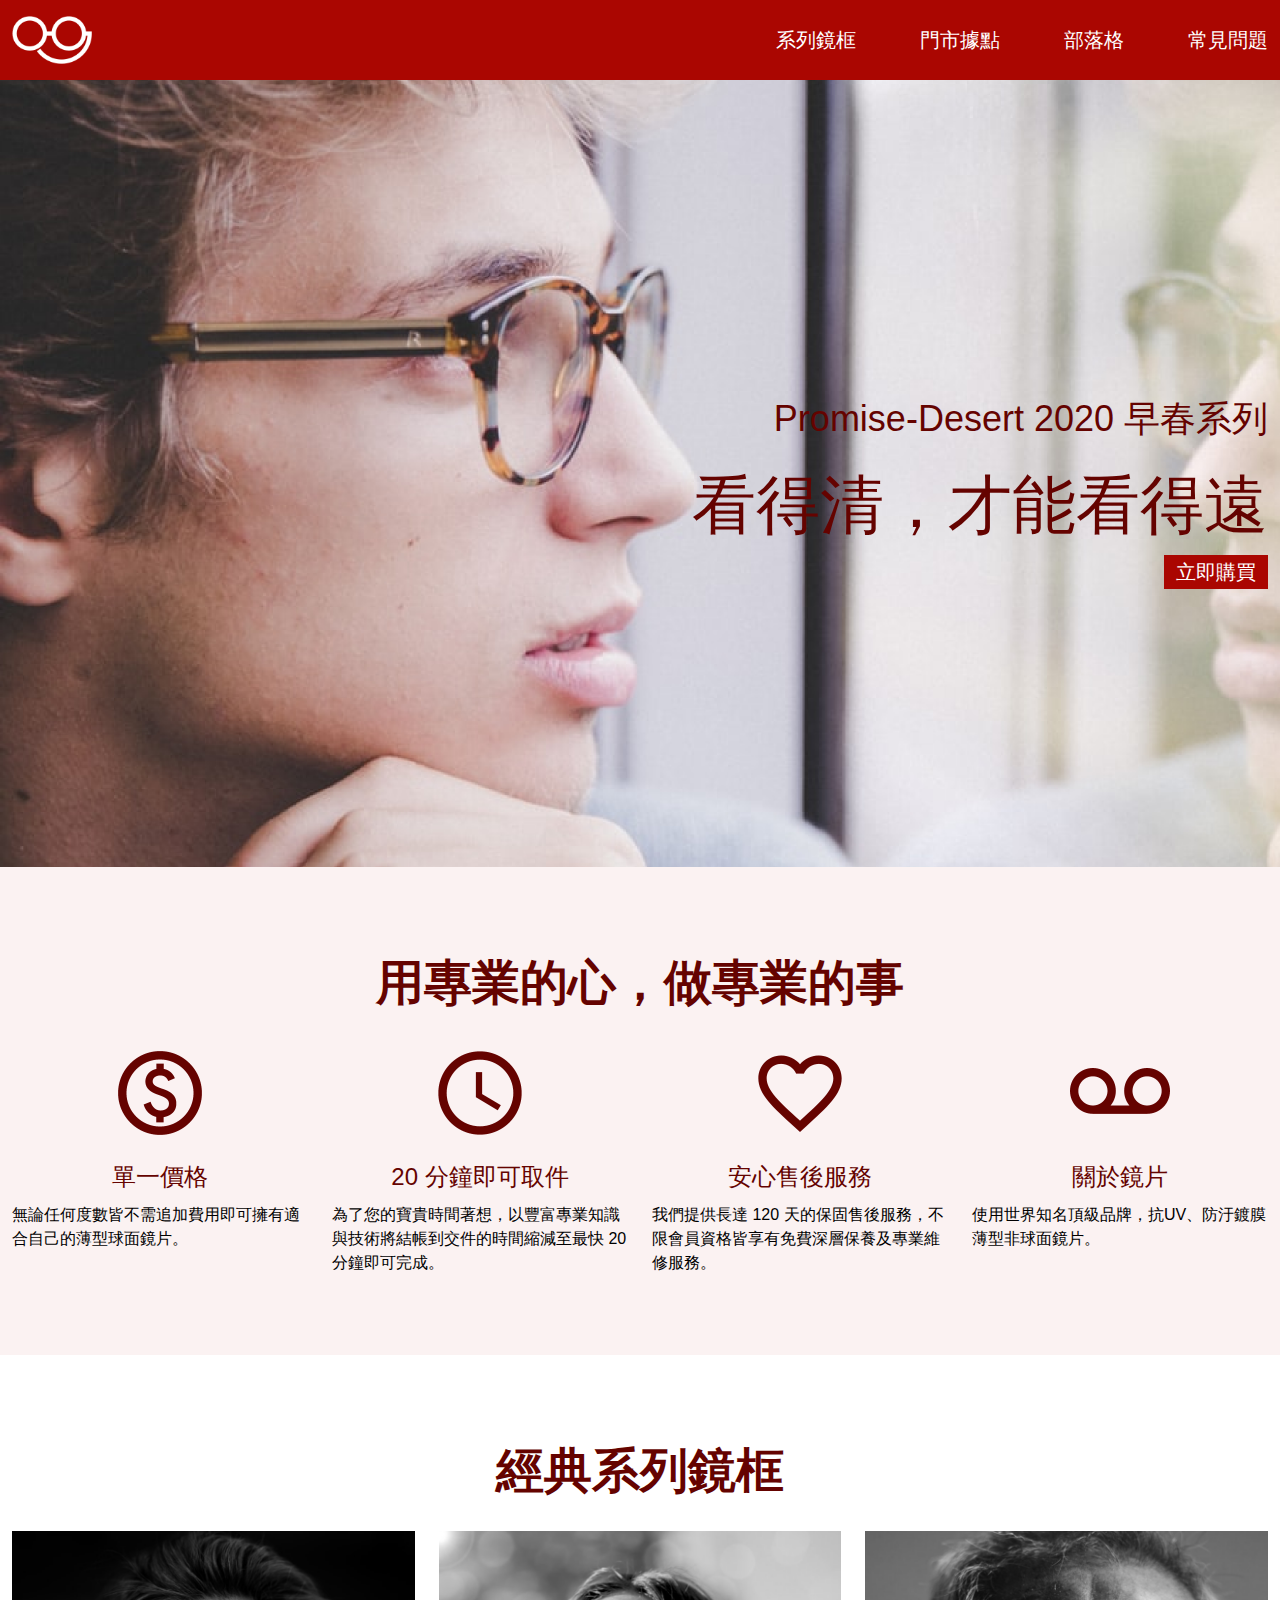
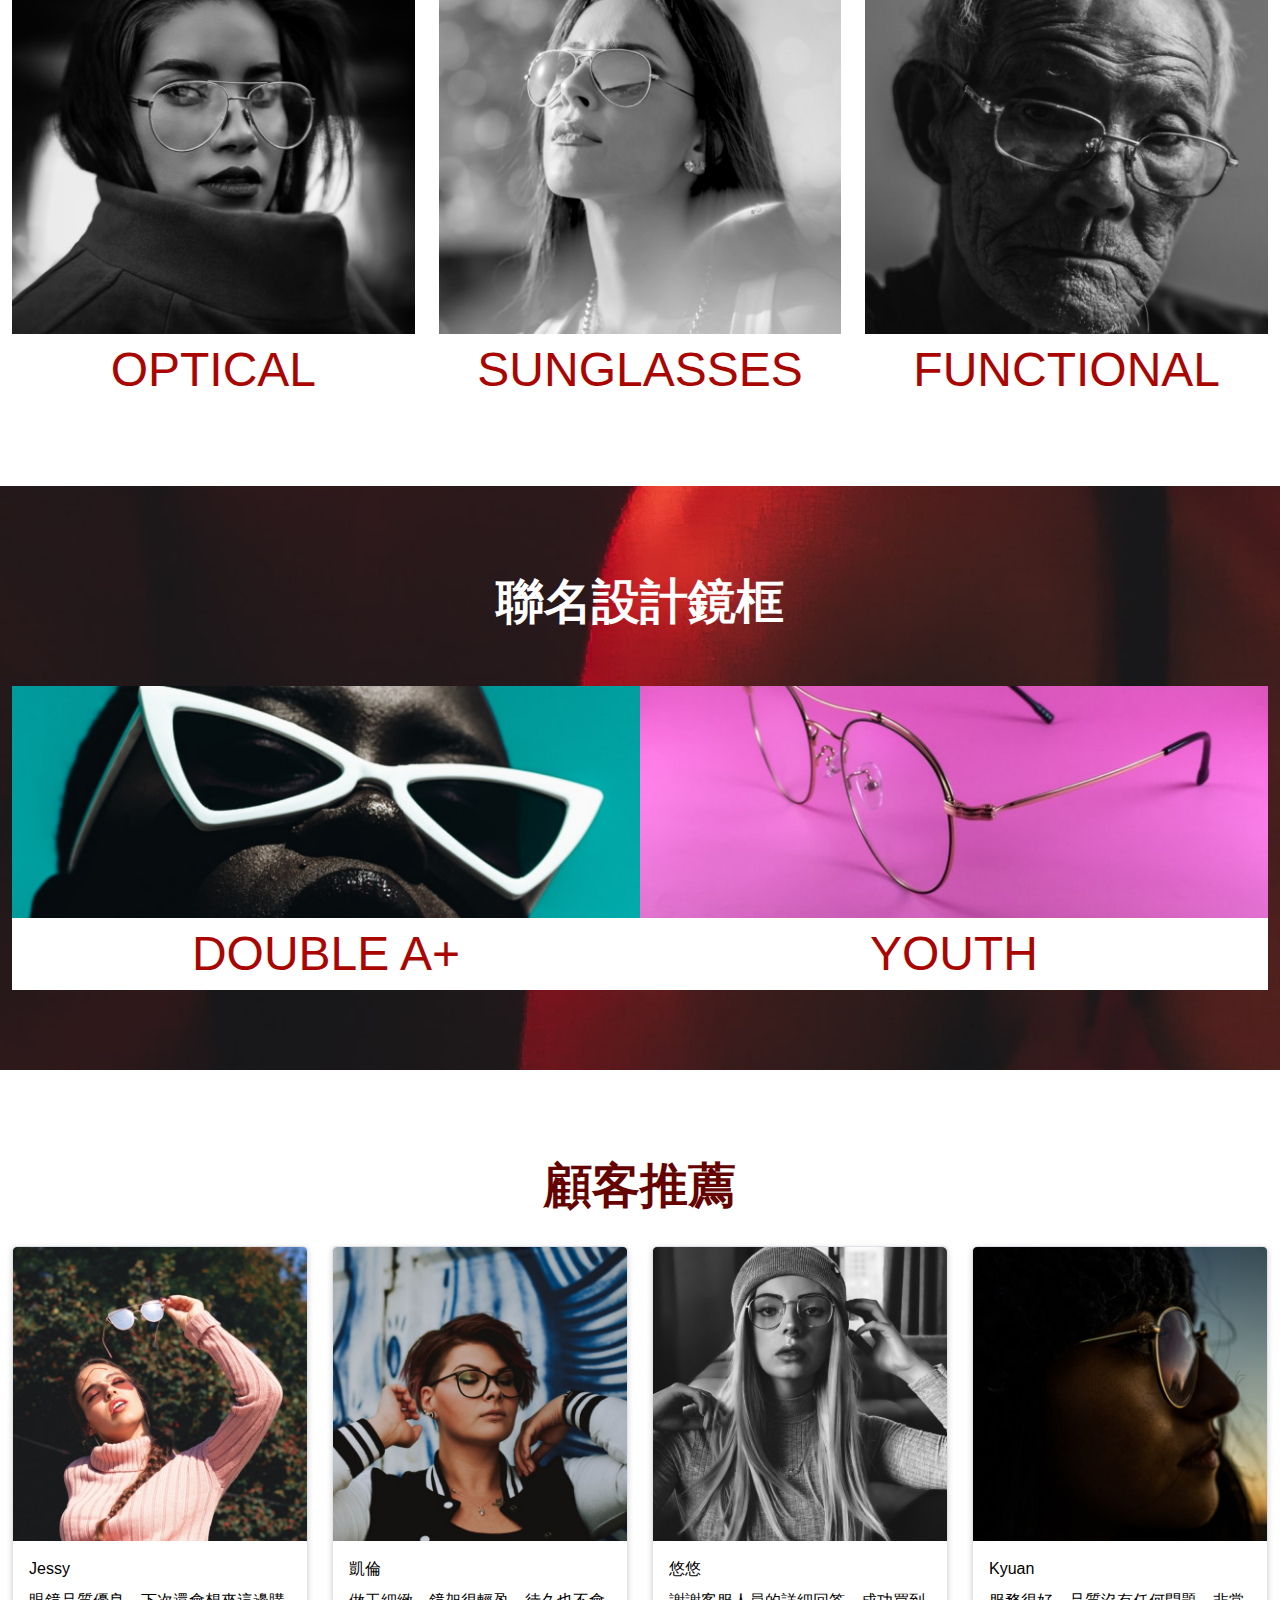
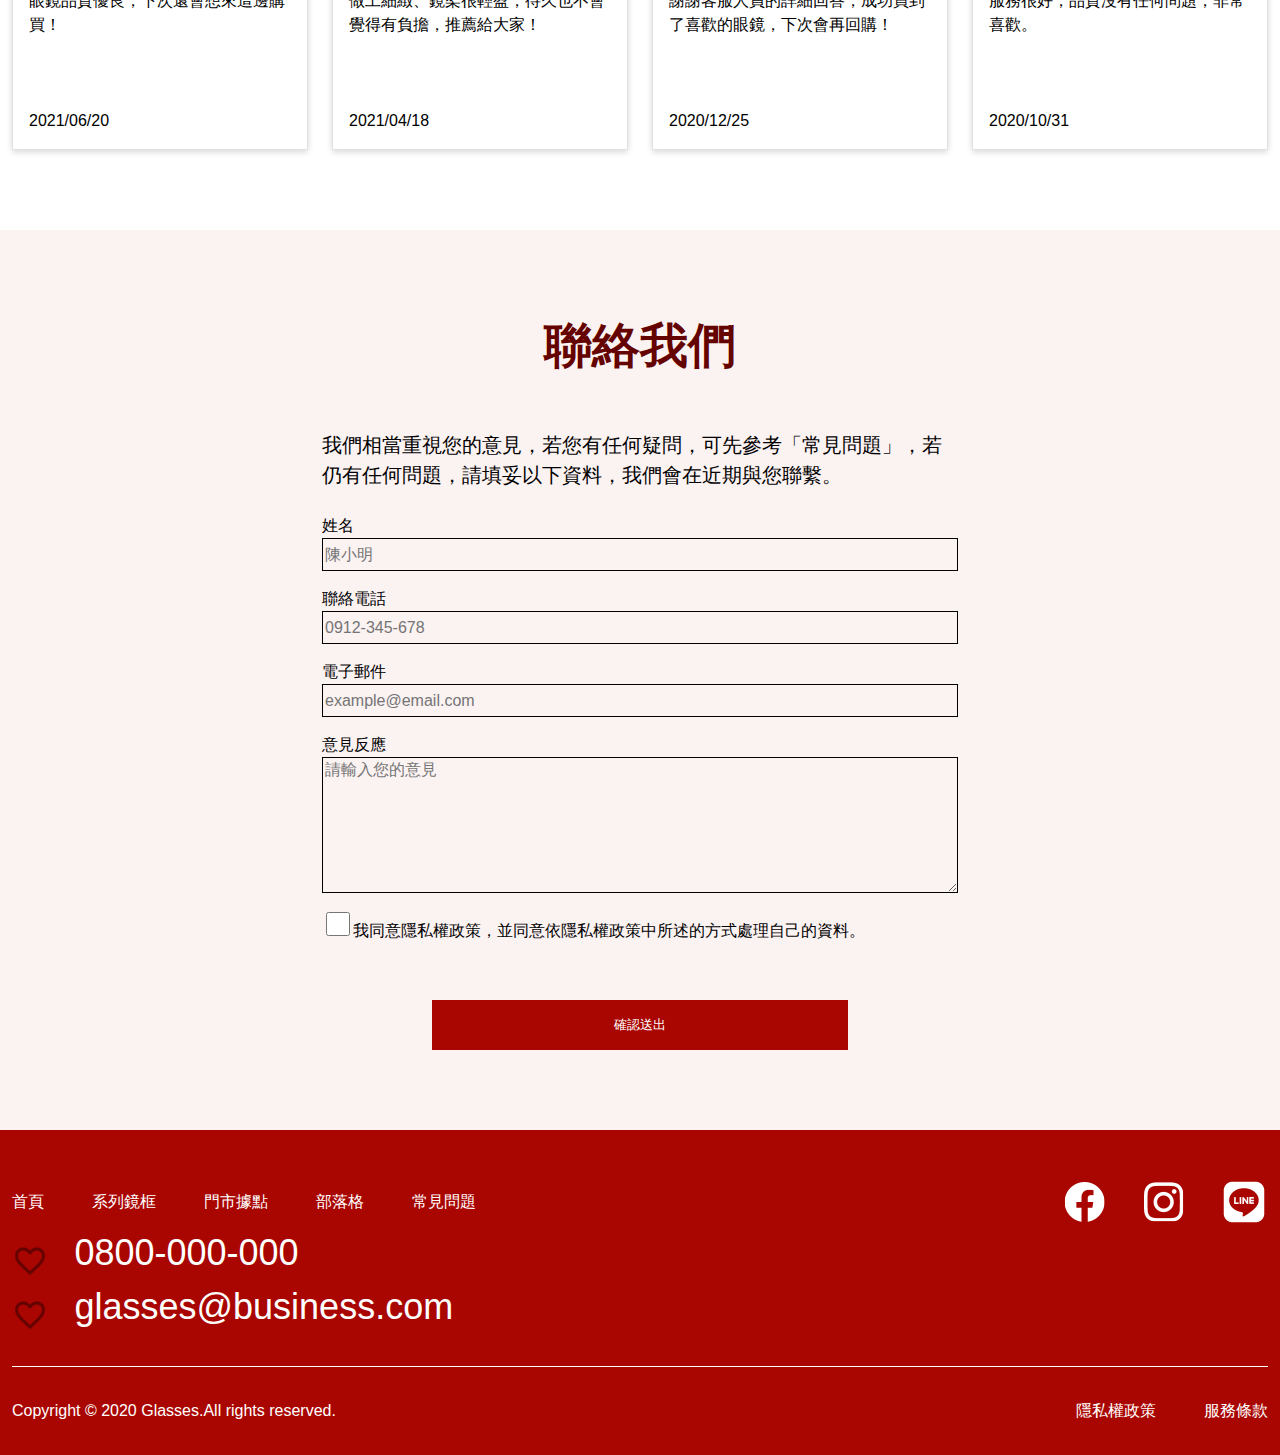
<file: index.html>
<!DOCTYPE html>
<html lang="en">

<head>
  <meta charset="UTF-8">
  <meta name="viewport" content="width=device-width, initial-scale=1.0">
  <meta http-equiv="X-UA-Compatible" content="ie=edge">
  <title>首頁</title>
  <link rel="stylesheet" href="./assets/style/all.css">
</head>

<body>
  <header>
    <div class="container">
      <div class="menu">
        <div class="menu_logo">
          <a href="index.html">
            <img src="./assets/images/logo-white.png" alt="logo">
          </a>
        </div>
        <nav class="navitem">
          <ul>
            <li class="mr8"><a href="#">系列鏡框</a></li>
            <li class="mr8"><a href="#">門市據點</a></li>
            <li class="mr8"><a href="#">部落格</a></li>
            <li><a href="FAQ.html">常見問題</a></li>
          </ul>
        </nav>
      </div>
    </div>
  </header>

  
<div class="banner">
  <div class="container">
    <div class="content_banner">
      <p><span>Promise-Desert 2020 早春系列</span>
      <br/>
      看得清，才能看得遠
      </p>
      <a href="#">立即購買</a>
    </div>
  </div>
</div>

<div class="service">
  <div class="container">
    <div class="content_service">
      <div class="title">
        <h2>用專業的心，做專業的事</h2>
      </div>
      <ul>
        <li class="mr3">
          <img src="./assets/images/home-section2-1.png" alt="">
          <h3>單一價格</h3>
          <p>無論任何度數皆不需追加費用即可擁有適合自己的薄型球面鏡片。</p>
        </li>
        <li class="mr3"> 
          <img src="./assets/images/home-section2-2.png" alt="">
          <h3>20 分鐘即可取件</h3>
          <p>為了您的寶貴時間著想，以豐富專業知識與技術將結帳到交件的時間縮減至最快 20 分鐘即可完成。</p>
        </li>
        <li class="mr3">
          <img src="./assets/images/home-section2-3.png" alt="">
          <h3>安心售後服務</h3>
          <p>我們提供長達 120 天的保固售後服務，不限會員資格皆享有免費深層保養及專業維修服務。</p>
        </li>
        <li>
          <img src="./assets/images/home-sectioin2-4.png" alt="">
          <h3>關於鏡片</h3>
          <p>使用世界知名頂級品牌，抗UV、防汙鍍膜薄型非球面鏡片。</p>
        </li>
      </ul>
   </div>
  </div>
</div>  


<div class="classic_product">
  <div class="container">
    <div class="classic_item">
      <h2>經典系列鏡框</h2>
      <ul>
        <li class="mr3">
          <img src="./assets/images/home-section3-1.png" alt="">
          <a href="#">OPTICAL</a>
        </li>
        <li class="mr3">
          <img src="./assets/images/home-section3-2.png" alt="">
          <a href="#">SUNGLASSES</a>
        </li>
        <li>
          <img src="./assets/images/home-section3-3.png" alt="">
          <a href="#">FUNCTIONAL</a>
        </li>
      </ul>
    </div>
  </div>
</div>

<div class="design_product">
  <div class="container">
    <div class="design_item">
      <h2>聯名設計鏡框</h2>
      <ul>
        <li>
          <img src="./assets/images/home-section4-1.png" alt="">
          <div class="title">
          <a href="#">DOUBLE A+</a>
          </div>  
        </li>
        <li>
          <img src="./assets/images/home-section4-2.png" alt="">
          <div class="title">
          <a href="#">YOUTH</a>
          </div>
        </li>
      </ul>  
    </div>
  </div>
</div>


<div class="recommend">
  <div class="container">
    <div class="content_recommend">
      <h2>顧客推薦</h2>
      <ul>
        <li class="mr3">
            <img src="./assets/images/home-section5-1.png" alt="">
            <div class="comment">
            <p class="mb1">Jessy</p>
            <p class="mb9">眼鏡品質優良，下次還會想來這邊購買！</p>
            <p>2021/06/20</p>
            </div>
        </li>
        <li class="mr3">
            <img src="./assets/images/home-section5-2.png" alt="">
            <div class="comment">
            <p class="mb1">凱倫</p>
            <p class="mb9">做工細緻、鏡架很輕盈，待久也不會覺得有負擔，推薦給大家！</p>
            <p>2021/04/18</p>
            </div>
        </li>
        <li class="mr3">
            <img src="./assets/images/home-section5-3.png" alt="">
            <div class="comment">
            <p class="mb1">悠悠</p>
            <p class="mb9">謝謝客服人員的詳細回答，成功買到了喜歡的眼鏡，下次會再回購！</p>
            <p>2020/12/25</p>
            </div>
        </li>
        <li>
            <img src="./assets/images/home-section5-4.png" alt="">
            <div class="comment">
            <p class="mb1">Kyuan</p>
            <p class="mb9">服務很好，品質沒有任何問題，非常喜歡。</p>
            <p>2020/10/31</p>
            </div>
        </li>
      </ul>
    </div>
  </div>
</div>


<div class="contact">
    <div class="content_contact">
       <h2 class="mb6">聯絡我們</h2>
       <p class="mb3">我們相當重視您的意見，若您有任何疑問，可先參考「常見問題」，若仍有任何問題，請填妥以下資料，我們會在近期與您聯繫。</p>
      
      <form action="" class="form mb6">
        <label>姓名<input type="text" placeholder="陳小明"></label>
        <br>
        <label>聯絡電話<input type="tel" placeholder="0912-345-678"></label>
        <label>電子郵件<input type="email" placeholder="example@email.com"></label>
       <label>意見反應<textarea placeholder="請輸入您的意見"></textarea></label>
        <label><input type="checkbox" class="checkbox">我同意隱私權政策，並同意依隱私權政策中所述的方式處理自己的資料。</label>
      </form>
      <div class="box">
        <button type="submit">
          <strong>確認送出</strong>
        </button>
      </div>
    </div> 
</div>


  <footer>
    <div class="container">
      <div class="footer_menu">
        <nav>  
          <ul class="footer_navitem">
            <li class="mr6"><a href="#">首頁</a></li>
            <li class="mr6"><a href="#">系列鏡框</a></li>
            <li class="mr6"><a href="#">門市據點</a></li>
            <li class="mr6"><a href="#">部落格</a></li>
            <li><a href="#">常見問題</a></li>
          </ul>
        </nav>
        <ul class="footer_logo">
          <li class="mr4"><a href="#"><img src="./assets/images/ic-social-fb.png" alt="facebook"></a></li>
          <li class="mr4"><a href="#"><img src="./assets/images/ic_social_ig.png" alt="ig"></a></li>
          <li><a href="#"><img src="./assets/images/ic_social_line.png" alt="line"></a></li>
        </ul>
      </div>
      <div class="footer_content">
        <img src="./assets/images/home-section2-3.png" alt="Phoneicon">
        <p>0800-000-000</p>
        <br>
        <img src="./assets/images/home-section2-3.png" alt="Mailicon">
        <p>glasses@business.com</p>
      </div>
      <div class="footer_copyright">
        <p>Copyright © 2020 Glasses.All rights reserved.</p>
        <ul>
          <li class="mr6"><a href="#">隱私權政策</a></li>
          <li><a href="#">服務條款</a></li>
        </ul>
      </div>
     </div>
  </footer>

  <script src="./assets/js/vendors.js"></script>
  <script src="./assets/js/all.js"></script>
</body>

</html>
</file>
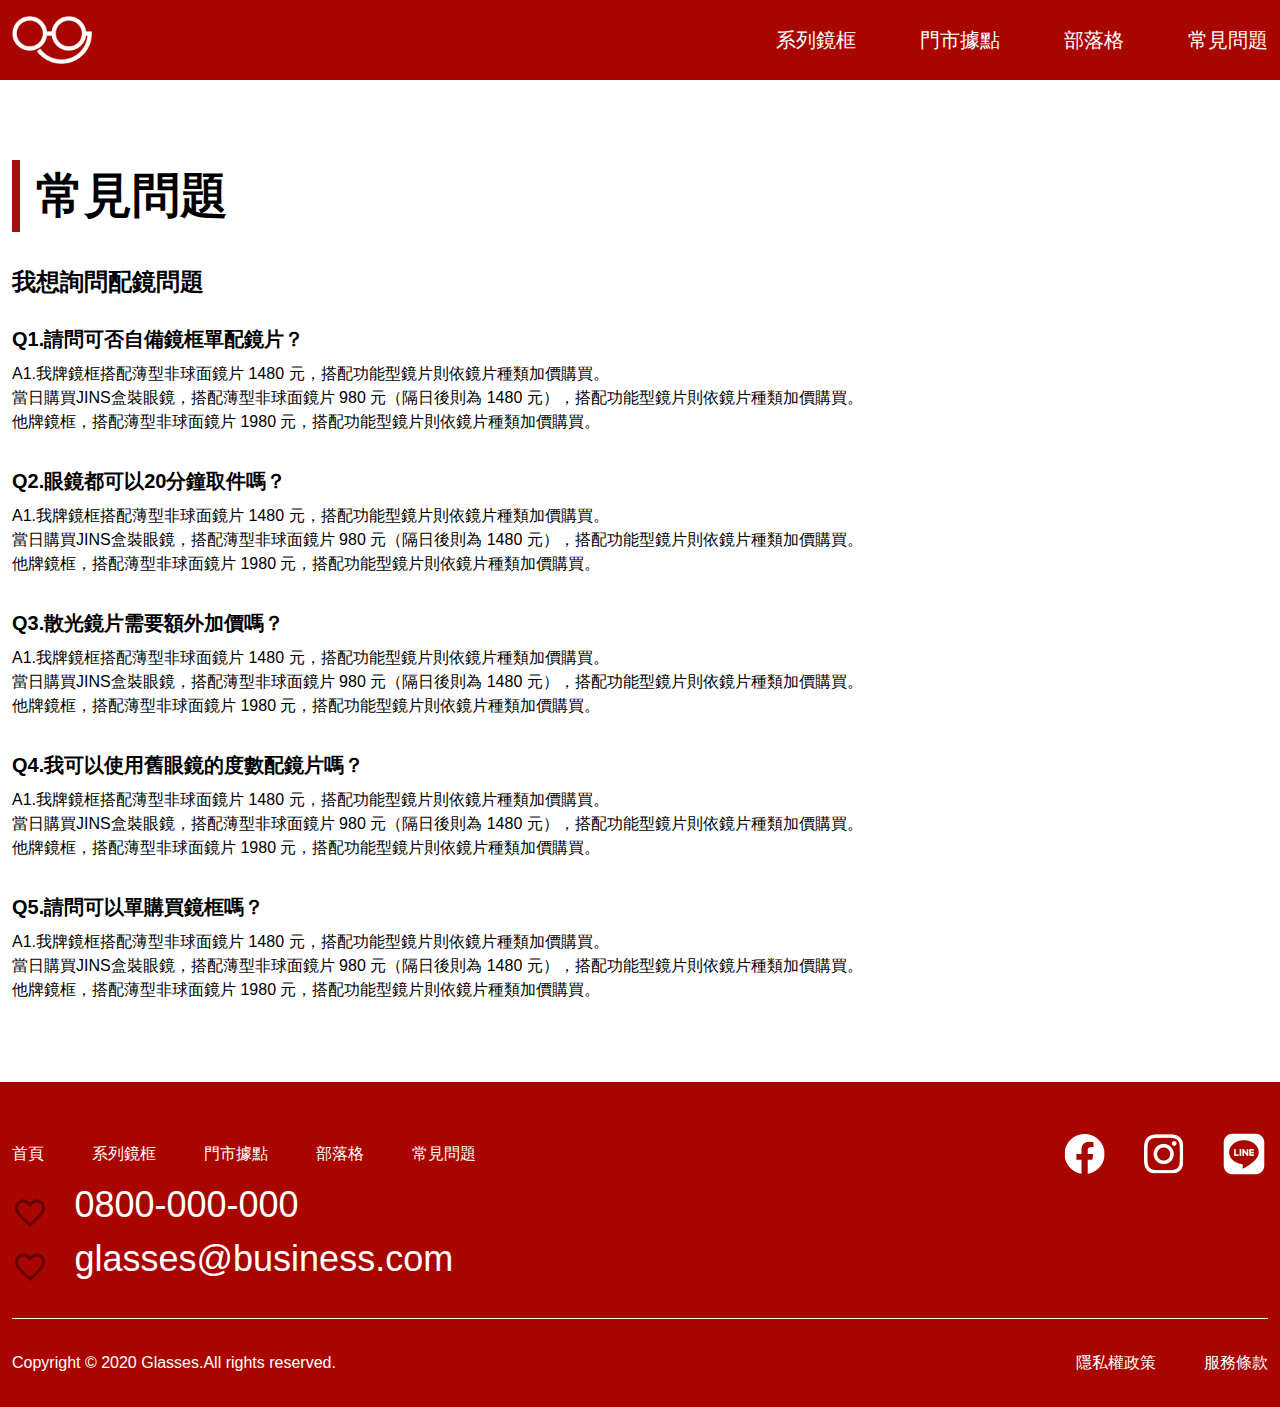
<file: FAQ.html>
<!DOCTYPE html>
<html lang="en">

<head>
  <meta charset="UTF-8">
  <meta name="viewport" content="width=device-width, initial-scale=1.0">
  <meta http-equiv="X-UA-Compatible" content="ie=edge">
  <title>page首頁</title>
  <link rel="stylesheet" href="./assets/style/all.css">
</head>

<body>
  <header>
    <div class="container">
      <div class="menu">
        <div class="menu_logo">
          <a href="index.html">
            <img src="./assets/images/logo-white.png" alt="logo">
          </a>
        </div>
        <nav class="navitem">
          <ul>
            <li class="mr8"><a href="#">系列鏡框</a></li>
            <li class="mr8"><a href="#">門市據點</a></li>
            <li class="mr8"><a href="#">部落格</a></li>
            <li><a href="FAQ.html">常見問題</a></li>
          </ul>
        </nav>
      </div>
    </div>
  </header>

  
<div class="qna">
  <div class="container">
    <div class="qna-title mb4">
      <h2>常見問題</h2>
    </div>


    <section class="qna-content">
      <h3 class="mb3 fb">我想詢問配鏡問題</h3>
      <ol>
        <li class="mb4">
          <p class="fz20 mb1 fb">Q1.請問可否自備鏡框單配鏡片？</p>
          <p>A1.我牌鏡框搭配薄型非球面鏡片 1480 元，搭配功能型鏡片則依鏡片種類加價購買。<br>當日購買JINS盒裝眼鏡，搭配薄型非球面鏡片 980 元（隔日後則為 1480 元），搭配功能型鏡片則依鏡片種類加價購買。<br>他牌鏡框，搭配薄型非球面鏡片 1980 元，搭配功能型鏡片則依鏡片種類加價購買。</p>
        </li>
        <li class="mb4">
          <p class="fz20 mb1 fb">Q2.眼鏡都可以20分鐘取件嗎？</p>
          <p>A1.我牌鏡框搭配薄型非球面鏡片 1480 元，搭配功能型鏡片則依鏡片種類加價購買。<br>當日購買JINS盒裝眼鏡，搭配薄型非球面鏡片 980 元（隔日後則為 1480 元），搭配功能型鏡片則依鏡片種類加價購買。<br>他牌鏡框，搭配薄型非球面鏡片 1980 元，搭配功能型鏡片則依鏡片種類加價購買。</p>
        </li>
        <li class="mb4">
          <p class="fz20 mb1 fb">Q3.散光鏡片需要額外加價嗎？</p>
          <p>A1.我牌鏡框搭配薄型非球面鏡片 1480 元，搭配功能型鏡片則依鏡片種類加價購買。<br>當日購買JINS盒裝眼鏡，搭配薄型非球面鏡片 980 元（隔日後則為 1480 元），搭配功能型鏡片則依鏡片種類加價購買。<br>他牌鏡框，搭配薄型非球面鏡片 1980 元，搭配功能型鏡片則依鏡片種類加價購買。</p>
        </li>
        <li class="mb4">
          <p class="fz20 mb1 fb">Q4.我可以使用舊眼鏡的度數配鏡片嗎？</p>
          <p>A1.我牌鏡框搭配薄型非球面鏡片 1480 元，搭配功能型鏡片則依鏡片種類加價購買。<br>當日購買JINS盒裝眼鏡，搭配薄型非球面鏡片 980 元（隔日後則為 1480 元），搭配功能型鏡片則依鏡片種類加價購買。<br>他牌鏡框，搭配薄型非球面鏡片 1980 元，搭配功能型鏡片則依鏡片種類加價購買。</p>
        </li>
        <li>
          <p class="fz20 mb1 fb">Q5.請問可以單購買鏡框嗎？</p>
          <p>A1.我牌鏡框搭配薄型非球面鏡片 1480 元，搭配功能型鏡片則依鏡片種類加價購買。<br>當日購買JINS盒裝眼鏡，搭配薄型非球面鏡片 980 元（隔日後則為 1480 元），搭配功能型鏡片則依鏡片種類加價購買。<br>他牌鏡框，搭配薄型非球面鏡片 1980 元，搭配功能型鏡片則依鏡片種類加價購買。</p>
        </li>
      </ol>
    </section>
  </div>
</div>

  <footer>
    <div class="container">
      <div class="footer_menu">
        <nav>  
          <ul class="footer_navitem">
            <li class="mr6"><a href="#">首頁</a></li>
            <li class="mr6"><a href="#">系列鏡框</a></li>
            <li class="mr6"><a href="#">門市據點</a></li>
            <li class="mr6"><a href="#">部落格</a></li>
            <li><a href="#">常見問題</a></li>
          </ul>
        </nav>
        <ul class="footer_logo">
          <li class="mr4"><a href="#"><img src="./assets/images/ic-social-fb.png" alt="facebook"></a></li>
          <li class="mr4"><a href="#"><img src="./assets/images/ic_social_ig.png" alt="ig"></a></li>
          <li><a href="#"><img src="./assets/images/ic_social_line.png" alt="line"></a></li>
        </ul>
      </div>
      <div class="footer_content">
        <img src="./assets/images/home-section2-3.png" alt="Phoneicon">
        <p>0800-000-000</p>
        <br>
        <img src="./assets/images/home-section2-3.png" alt="Mailicon">
        <p>glasses@business.com</p>
      </div>
      <div class="footer_copyright">
        <p>Copyright © 2020 Glasses.All rights reserved.</p>
        <ul>
          <li class="mr6"><a href="#">隱私權政策</a></li>
          <li><a href="#">服務條款</a></li>
        </ul>
      </div>
     </div>
  </footer>

  <script src="./assets/js/vendors.js"></script>
  <script src="./assets/js/all.js"></script>
</body>

</html>
</file>
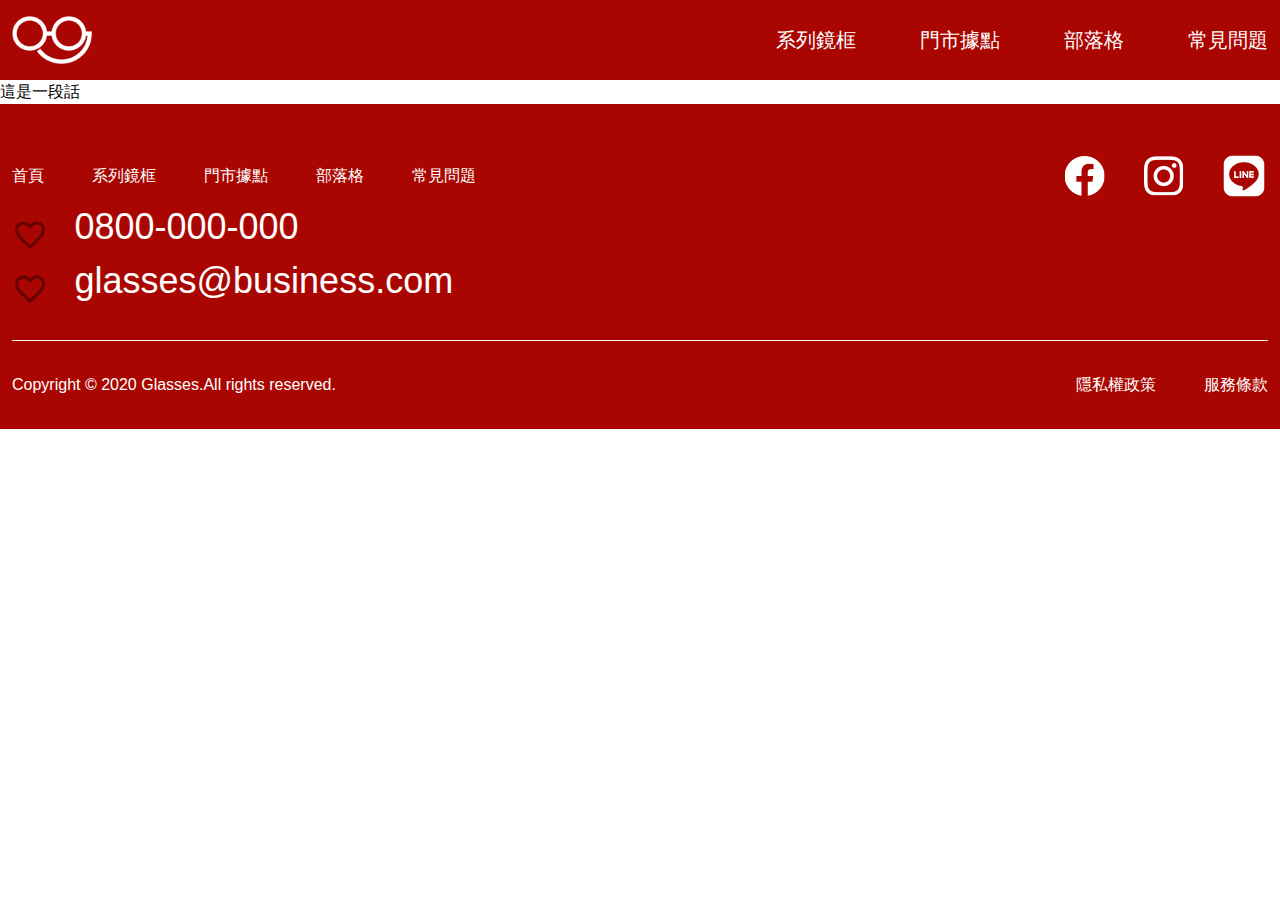
<file: page2.html>
<!DOCTYPE html>
<html lang="en">

<head>
  <meta charset="UTF-8">
  <meta name="viewport" content="width=device-width, initial-scale=1.0">
  <meta http-equiv="X-UA-Compatible" content="ie=edge">
  <title>page2</title>
  <link rel="stylesheet" href="./assets/style/all.css">
</head>

<body>
  <header>
    <div class="container">
      <div class="menu">
        <div class="menu_logo">
          <a href="index.html">
            <img src="./assets/images/logo-white.png" alt="logo">
          </a>
        </div>
        <nav class="navitem">
          <ul>
            <li class="mr8"><a href="#">系列鏡框</a></li>
            <li class="mr8"><a href="#">門市據點</a></li>
            <li class="mr8"><a href="#">部落格</a></li>
            <li><a href="FAQ.html">常見問題</a></li>
          </ul>
        </nav>
      </div>
    </div>
  </header>

  
<h1>
  這是一段話
</h1>

<div class="box"></div> 

  <footer>
    <div class="container">
      <div class="footer_menu">
        <nav>  
          <ul class="footer_navitem">
            <li class="mr6"><a href="#">首頁</a></li>
            <li class="mr6"><a href="#">系列鏡框</a></li>
            <li class="mr6"><a href="#">門市據點</a></li>
            <li class="mr6"><a href="#">部落格</a></li>
            <li><a href="#">常見問題</a></li>
          </ul>
        </nav>
        <ul class="footer_logo">
          <li class="mr4"><a href="#"><img src="./assets/images/ic-social-fb.png" alt="facebook"></a></li>
          <li class="mr4"><a href="#"><img src="./assets/images/ic_social_ig.png" alt="ig"></a></li>
          <li><a href="#"><img src="./assets/images/ic_social_line.png" alt="line"></a></li>
        </ul>
      </div>
      <div class="footer_content">
        <img src="./assets/images/home-section2-3.png" alt="Phoneicon">
        <p>0800-000-000</p>
        <br>
        <img src="./assets/images/home-section2-3.png" alt="Mailicon">
        <p>glasses@business.com</p>
      </div>
      <div class="footer_copyright">
        <p>Copyright © 2020 Glasses.All rights reserved.</p>
        <ul>
          <li class="mr6"><a href="#">隱私權政策</a></li>
          <li><a href="#">服務條款</a></li>
        </ul>
      </div>
     </div>
  </footer>

  <script src="./assets/js/vendors.js"></script>
  <script src="./assets/js/all.js"></script>
</body>

</html>
</file>
<file: assets/style/all.css>
/* http://meyerweb.com/eric/tools/css/reset/ 
   v2.0 | 20110126
   License: none (public domain)
*/
html, body, div, span, applet, object, iframe,
h1, h2, h3, h4, h5, h6, p, blockquote, pre,
a, abbr, acronym, address, big, cite, code,
del, dfn, em, img, ins, kbd, q, s, samp,
small, strike, strong, sub, sup, tt, var,
b, u, i, center,
dl, dt, dd, ol, ul, li,
fieldset, form, label, legend,
table, caption, tbody, tfoot, thead, tr, th, td,
article, aside, canvas, details, embed,
figure, figcaption, footer, header, hgroup,
menu, nav, output, ruby, section, summary,
time, mark, audio, video {
  margin: 0;
  padding: 0;
  border: 0;
  font-size: 100%;
  font: inherit;
  vertical-align: baseline; }

/* HTML5 display-role reset for older browsers */
article, aside, details, figcaption, figure,
footer, header, hgroup, menu, nav, section {
  display: block; }

body {
  line-height: 1.5; }

ol, ul {
  list-style: none; }

blockquote, q {
  quotes: none; }

blockquote:before, blockquote:after,
q:before, q:after {
  content: '';
  content: none; }

table {
  border-collapse: collapse;
  border-spacing: 0; }

body {
  font-family: 'Roboto', 'Noto Sans TC', sans-serif;
  line-height: 1.5; }

.mb1 {
  margin-bottom: 8px; }

.mr3 {
  margin-right: 24px; }

.mr4 {
  margin-right: 32px; }

.mr6 {
  margin-right: 48px; }

.mr8 {
  margin-right: 64px; }

.mb9 {
  margin-bottom: 72px; }

.mb3 {
  margin-bottom: 24px; }

.mb4 {
  margin-bottom: 32px; }

.mb6 {
  margin-bottom: 48px; }

.pt6 {
  padding-top: 48px; }

.pb4 {
  padding-bottom: 32px; }

.fz20 {
  font-size: 20px; }

.fz16 {
  font-size: 16px; }

.fb {
  font-weight: bold; }

img {
  vertical-align: middle;
  max-width: 100%;
  height: auto; }

a {
  text-decoration: none; }

h2 {
  font-size: 48px;
  font-weight: bold; }

h3 {
  font-size: 24px; }

.container {
  max-width: 1320px;
  margin: 0 auto;
  padding: 0 12px;
  -webkit-box-sizing: border-box;
          box-sizing: border-box; }
  @media (max-width: 992px) {
    .container {
      max-width: 768px;
      padding: 0 36px; } }
  @media (max-width: 767px) {
    .container {
      max-width: 375px;
      padding: 0 12px; } }

header {
  background-color: #AA0601; }

.menu {
  display: -webkit-box;
  display: -ms-flexbox;
  display: flex;
  -webkit-box-pack: justify;
      -ms-flex-pack: justify;
          justify-content: space-between;
  -webkit-box-align: center;
      -ms-flex-align: center;
          align-items: center; }

.menu_logo a {
  display: block; }

.menu_logo img {
  width: 80px;
  height: 48.57px; }

.navitem {
  padding-top: 25px;
  padding-bottom: 25px; }

.navitem ul {
  display: -webkit-box;
  display: -ms-flexbox;
  display: flex; }
  @media (max-width: 767px) {
    .navitem ul {
      max-height: 0;
      overflow: hidden;
      position: absolute;
      top: 80px;
      left: 0;
      right: 0;
      -webkit-transition: 0.5s ease;
      -o-transition: 0.5s ease;
      transition: 0.5s ease; } }

.navitem a {
  font-size: 20px;
  line-height: 1.5;
  text-decoration: none;
  color: white; }

footer {
  background-color: #AA0601; }
  footer ul {
    display: -webkit-box;
    display: -ms-flexbox;
    display: flex; }

.footer_menu {
  display: -webkit-box;
  display: -ms-flexbox;
  display: flex;
  -webkit-box-pack: justify;
      -ms-flex-pack: justify;
          justify-content: space-between;
  -webkit-box-align: center;
      -ms-flex-align: center;
          align-items: center;
  padding-top: 48px; }

@media (max-width: 767px) {
  .footer_navitem {
    max-height: 0;
    overflow: hidden;
    position: absolute;
    top: 80px;
    left: 0;
    right: 0;
    -webkit-transition: 0.5s ease;
    -o-transition: 0.5s ease;
    transition: 0.5s ease; } }

.footer_navitem a {
  font-size: 16px;
  line-height: 1.5;
  text-decoration: none;
  color: white; }

.footer_logo img {
  width: 48px;
  height: 48px; }

.footer_content {
  border-bottom: 1px solid #FFFFFF;
  padding-top: 36 px;
  padding-bottom: 32px; }
  .footer_content p {
    display: inline;
    font-size: 36px;
    line-height: 1.5;
    color: white; }
    @media (max-width: 767px) {
      .footer_content p {
        font-size: 16px; } }
  .footer_content img {
    width: 36px;
    height: 36px;
    margin-right: 22px; }

.footer_copyright {
  padding-top: 32px;
  padding-bottom: 32px;
  font-size: 16px;
  line-height: 1.5;
  color: white;
  display: -webkit-box;
  display: -ms-flexbox;
  display: flex;
  -webkit-box-pack: justify;
      -ms-flex-pack: justify;
          justify-content: space-between;
  -webkit-box-align: center;
      -ms-flex-align: center;
          align-items: center; }
  @media (max-width: 767px) {
    .footer_copyright {
      font-size: 16px;
      display: block; } }
  .footer_copyright li a {
    text-decoration: none;
    color: white; }

.banner {
  background-image: url("../images/home-header.png");
  height: 787px;
  background-size: cover;
  background-repeat: no-repeat; }
  @media (max-width: 992px) {
    .banner {
      background-image: url(../images/home-header-sm.png);
      height: 787px; } }
  @media (max-width: 767px) {
    .banner {
      background-image: url(../images/home-header-sm.png);
      height: 396px; } }
  .banner .container {
    height: 787px;
    display: -webkit-box;
    display: -ms-flexbox;
    display: flex;
    -webkit-box-pack: end;
        -ms-flex-pack: end;
            justify-content: end;
    -webkit-box-align: center;
        -ms-flex-align: center;
            align-items: center; }
    @media (max-width: 767px) {
      .banner .container {
        height: 396px; } }
  .banner .content_banner {
    color: #650300;
    text-align: right; }
  .banner span {
    font-size: 36px; }
    @media (max-width: 767px) {
      .banner span {
        font-size: 16px; } }
  .banner p {
    font-size: 64px;
    margin-bottom: 4px; }
    @media (max-width: 767px) {
      .banner p {
        font-size: 24px; } }
  .banner a {
    font-size: 20px;
    color: #FFFFFF;
    background-color: #AA0601;
    padding: 6px 12px 6px 12px;
    text-decoration: none; }

.service {
  background-color: #FBF2F2; }

.content_service {
  padding: 80px 0px;
  text-align: center; }
  @media (max-width: 767px) {
    .content_service {
      padding: 40px 0px; } }
  .content_service ul {
    display: -webkit-box;
    display: -ms-flexbox;
    display: flex;
    -webkit-box-pack: justify;
        -ms-flex-pack: justify;
            justify-content: space-between; }
    @media (max-width: 992px) {
      .content_service ul {
        -ms-flex-wrap: wrap;
            flex-wrap: wrap; } }
  .content_service li {
    width: 25%; }
    @media (max-width: 992px) {
      .content_service li {
        width: 50%;
        margin-right: 0px; } }
    @media (max-width: 767px) {
      .content_service li {
        width: 100%; } }
  .content_service img {
    width: 100px;
    height: 100px;
    vertical-align: middle;
    margin-bottom: 16px; }
  .content_service h2 {
    font-size: 48px;
    color: #650300;
    margin-bottom: 24px; }
    @media (max-width: 767px) {
      .content_service h2 {
        font-size: 24px; } }
  .content_service h3 {
    font-size: 24px;
    color: #650300;
    margin-bottom: 8px; }
  .content_service p {
    font-size: 16px;
    text-align: left; }

.classic_item {
  padding: 80px 0px;
  text-align: center; }
  @media (max-width: 767px) {
    .classic_item {
      padding: 40px 0px; } }
  @media (max-width: 992px) {
    .classic_item {
      width: 336px;
      margin: 0 auto; } }
  @media (max-width: 767px) {
    .classic_item {
      width: auto; } }
  .classic_item h2 {
    font-size: 48px;
    color: #650300;
    margin-bottom: 24px; }
    @media (max-width: 767px) {
      .classic_item h2 {
        font-size: 24px; } }
  .classic_item ul {
    display: -webkit-box;
    display: -ms-flexbox;
    display: flex;
    -webkit-box-pack: justify;
        -ms-flex-pack: justify;
            justify-content: space-between; }
    @media (max-width: 992px) {
      .classic_item ul {
        -ms-flex-wrap: wrap;
            flex-wrap: wrap; } }
  .classic_item li {
    width: 33.33%; }
    @media (max-width: 992px) {
      .classic_item li {
        width: 100%;
        margin-right: 0px; } }
  .classic_item a {
    font-size: 48px;
    color: #AA0601;
    text-decoration: none; }

.design_product {
  background-image: url("../images/index-bg.png");
  padding: 80px 0px;
  text-align: center;
  background-repeat: no-repeat; }
  @media (max-width: 992px) {
    .design_product {
      background-image: url("../images/index-bg-md.png");
      background-size: cover; } }
  @media (max-width: 767px) {
    .design_product {
      background-image: url("../images/index-bg-sm.png");
      padding: 40px 0px; } }
  .design_product h2 {
    color: #FFFFFF;
    font-size: 48px;
    margin-bottom: 48px; }
    @media (max-width: 767px) {
      .design_product h2 {
        font-size: 24px; } }
  .design_product ul {
    display: -webkit-box;
    display: -ms-flexbox;
    display: flex;
    -webkit-box-pack: justify;
        -ms-flex-pack: justify;
            justify-content: space-between; }
    @media (max-width: 992px) {
      .design_product ul {
        -ms-flex-wrap: wrap;
            flex-wrap: wrap; } }
  .design_product li {
    width: 50%; }
    @media (max-width: 992px) {
      .design_product li {
        width: 100%;
        margin-bottom: 24px; } }
  .design_product img {
    display: block; }
  .design_product a {
    color: #AA0601;
    font-size: 48px; }
  .design_product .title {
    background-color: #FFFFFF; }

.recommend {
  padding: 80px 0px;
  text-align: center; }
  @media (max-width: 767px) {
    .recommend {
      padding: 40px 0px; } }
  .recommend h2 {
    font-size: 48px;
    color: #650300;
    margin-bottom: 24px; }
  .recommend ul {
    display: -webkit-box;
    display: -ms-flexbox;
    display: flex; }
    @media (max-width: 992px) {
      .recommend ul {
        -ms-flex-wrap: wrap;
            flex-wrap: wrap;
        -webkit-box-pack: center;
            -ms-flex-pack: center;
                justify-content: center; } }
  .recommend li {
    width: 25%;
    border: 1px solid #DEE2E6;
    border-radius: 4px 4px 0 0;
    -webkit-box-shadow: 0 2px 6px #00000029;
            box-shadow: 0 2px 6px #00000029; }
    @media (max-width: 992px) {
      .recommend li {
        width: 50%;
        margin-right: 0px;
        margin-bottom: 16px; } }
    @media (max-width: 767px) {
      .recommend li {
        width: 100%; } }
  .recommend p {
    font-size: 16px;
    text-align: left; }
  .recommend .comment {
    padding: 16px 16px; }

.contact {
  background-color: #FBF2F2; }
  .contact .content_contact {
    margin: 0 auto;
    -webkit-box-sizing: border-box;
            box-sizing: border-box;
    max-width: 660px;
    padding: 80px 12px; }
  .contact h2 {
    font-size: 48px;
    color: #650300;
    text-align: center; }
  .contact p {
    font-size: 20px; }
  .contact input {
    -webkit-box-sizing: border-box;
            box-sizing: border-box;
    width: 100%;
    height: 33px;
    font-size: 16px;
    background-color: #FBF2F2;
    border: 1px solid #000;
    margin-bottom: 16px; }
  .contact textarea {
    -webkit-box-sizing: border-box;
            box-sizing: border-box;
    display: block;
    width: 100%;
    height: 136px;
    font-size: 16px;
    background-color: #FBF2F2;
    border: 1px solid #000;
    margin-bottom: 16px; }
  .contact .checkbox {
    width: 24px;
    height: 24px; }
  .contact .box {
    text-align: center; }
  .contact button {
    width: 416px;
    height: auto;
    color: #FFFFFF;
    background: #AA0601;
    padding: 16px;
    border: none; }
    @media (max-width: 767px) {
      .contact button {
        width: 100%; } }

.qna {
  padding-top: 80px;
  padding-bottom: 80px; }
  @media (max-width: 767px) {
    .qna h2 {
      font-size: 24px; } }
  .qna .qna-title {
    border-left: 8px solid #9F1213;
    padding-left: 16px; }
  @media (max-width: 767px) {
    .qna li {
      margin-bottom: 24px; } }

/*# sourceMappingURL=all.css.map */
</file>
